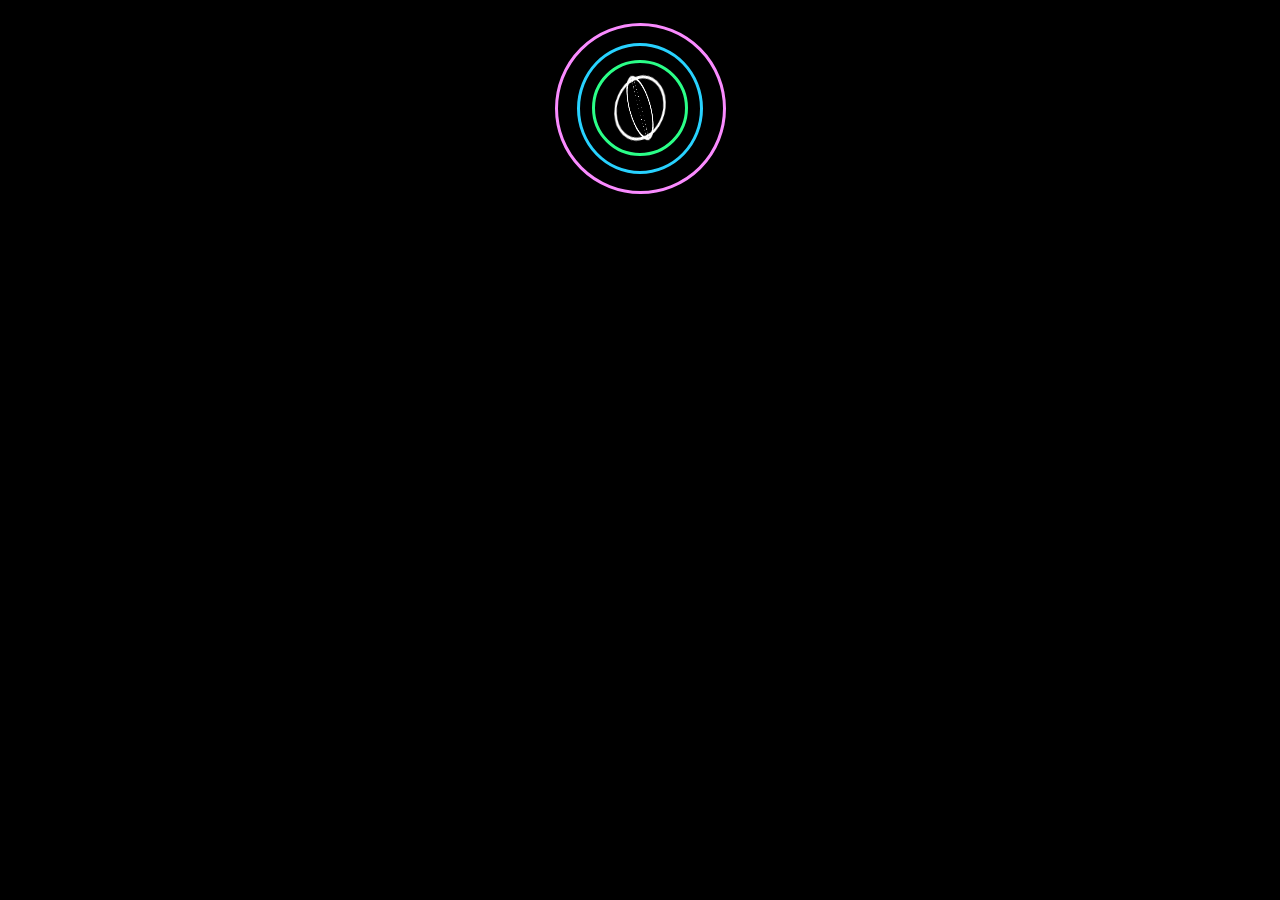
<file: index.html>
<!DOCTYPE html>
<html lang="en">
<head>
    <meta charset="UTF-8">
    <meta http-epuiv="X-UA-Compatible"
    content="IE=edge">
    <meta name="viewport" content="width=device-width, initial-scale=1.0">
    <title>Awesome css animation</title>
</head>
<style>
    body{
        background: #000;
        overflow:hidden;
    }
    .container{
        height:200px;
        display:flex;
        justify-content:center;
        align-items: center;
    }
    .leo{
        position:absolute;
        display:flex;
        justify-content:center;
        align-items:center;
        border-radius:50%;
    }
    .blue-orbit{
        width:165px;
        height:165px;
        border:3px solid #fa8bff;
        -webkit-animation:spin3D 3s linear .2s infinite;
    }
    .green-orbit{
        width:120px;
        height:125px;
        border:3px solid #28d2ff;
        -webkit-animation:spin3D 3s linear .0s infinite;
    }
    .red-orbit{
        width:90px;
        height:90px;
        border:3px solid #2bff88;
        -webkit-animation:spin3D 3s linear .0s infinite;
    }
    .white-orbit{
        width:60px;
        height:60px;
        border:3px solid #ffffff;
        -webkit-animation:spin3D 10s linear .2s infinite;
    }
    .w1{
        transform: rotate3d(1,1,1,90deg);
    }
    .w2{
        transform: rotate3d(1,2,.5,90deg);
    }
    .w3{
        transform: rotate3d(.5,1,2,90deg);
    }
    @keyframes spin3D{
        from{
            transform:rotate3d(.5,.5,.5,360deg);
        }
        to{
            transform:rotate3d(0deg);
        }
    }
    .spinner-box{
        height:200px;
        display:flex;
        justify-content:center;
        align-items:center;
    }
</style>
<body>
    <div class="container">
        <div class="blue-orbit leo"></div>
        <div class="green-orbit leo"></div>
        <div class="red-orbit leo"></div>
        <div class="white-orbit w1 leo"></div>
        <div class="white-orbit w2 leo"></div>
        <div class="white-orbit w3 leo"></div>
        
        </div>
    
</body>
</html>
</file>
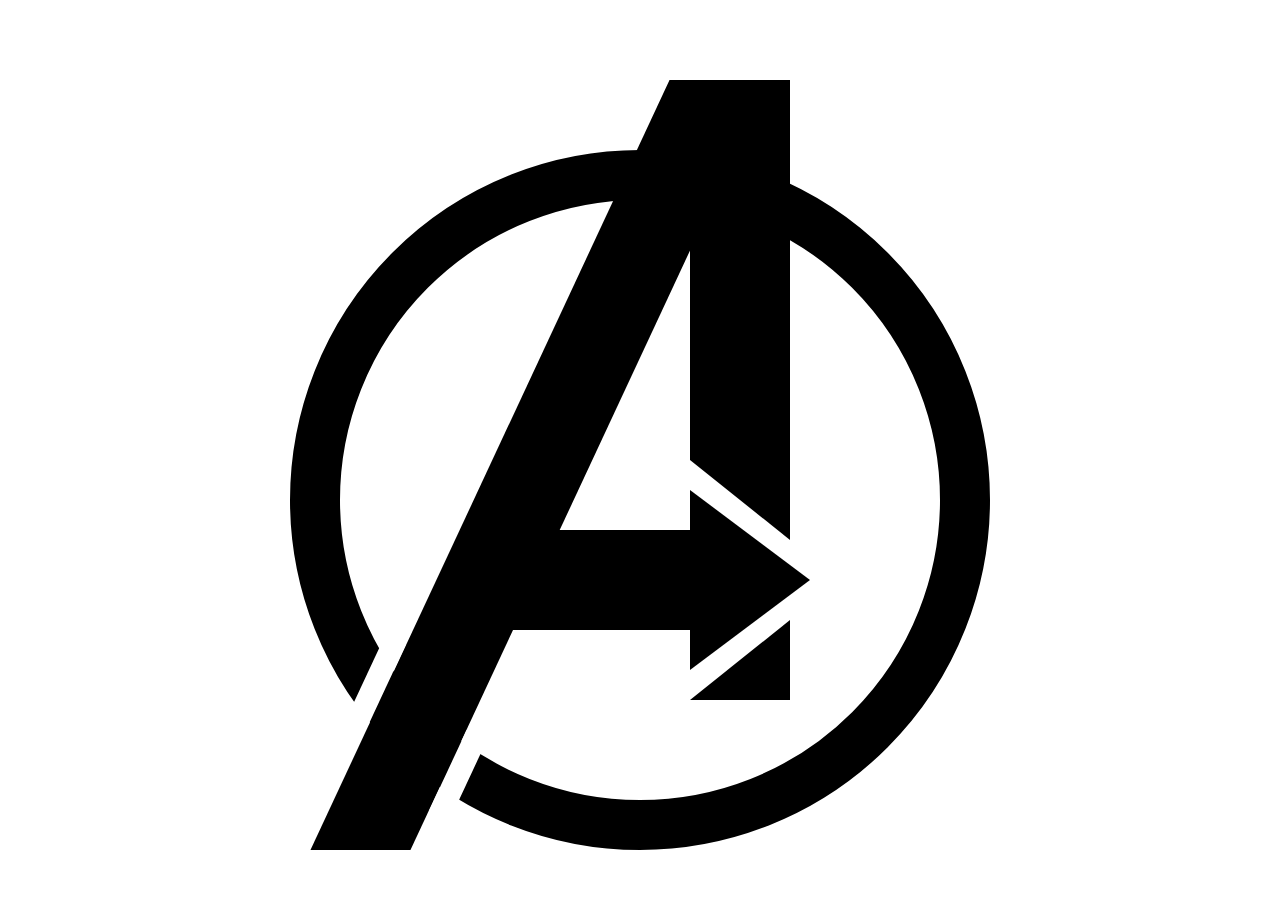
<file: index2.html>
<!DOCTYPE html>
<html lang="en">
<head>
    <meta charset="UTF-8">
    <meta name="viewport" content="width=device-width, initial-scale=1.0">
    <title>css Marvel Avenger</title>
    <link ref ="stylesheet" href="./style.css">
</head>
<style>
    body{
    background: #ffffff;
}
.container{
    width: 700px;
    height:auto;
    margin: 80px auto;
    position:relative;
}
.circle{
    width:600px;
    height:600px;
    border:solid 50px #000000;
    border-radius: 50%;
    top: 70px;
    position:absolute;
    z-index: 10;
}
.a-1{
    width: 100px;
    height: 770px;
    background: #000000;
    transform:skewX(-25deg);
    position:absolute;
    left:200px;
    z-index: 20;
}
.a-2{
    width: 100px;
    height: 380px;
    background: #000000;
    position:absolute;
    left:400px;
    z-index: 30;
}
.a-3{
    width: 190px;
    height: 100px;
    background: #000000;
    position:absolute;
    left:210px;
    top:450px;
    z-index: 40;
}
.arrow-right{
    width: 0;
    height: 0;
    border-top: 90px solid transparent;
    border-bottom: 90px solid transparent;
    border-left: 120px solid #000000;
    left:400px;
    top: 410px;
    position:absolute;
    z-index: 50;
}
.arrow-down{
    width: 0;
    height: 0;
    border-bottom: 80px solid transparent;
    border-right: 100px solid #000000;
    left:400px;
    top: 380px;
    position:absolute;
    z-index: 60;
}
.arrow-left{
    width: 0;
    height: 0;
    border-top: 80px solid transparent;
    border-right: 100px solid #000000;
    left:400px;
    top: 540px;
    position:absolute;
    z-index: 70;
}
.black-bar-1, .black-bar-2{
    width:25px;
    height: 80px;
    background: #ffffff;
    transform: skewX(-25deg);
    position:absolute;
}
.black-bar-1{
    left:158px;
    top:650px;
    z-index: 80;
}
.black-bar-2{
    left:72px;
    top:565px;
    z-index: 90;
}
</style>
<body>
    <div class="container">
        <div class="circle"></div>
        <div class="a-1"></div>
        <div class="a-2"></div>
        <div class="a-3"></div>
        <div class="arrow-right"></div>
        <div class="arrow-down"></div>
        <div class="arrow-left"></div>
        <div class="black-bar-1"></div>
        <div class="black-bar-2"></div>
    </div>
</body>
</html>
</file>
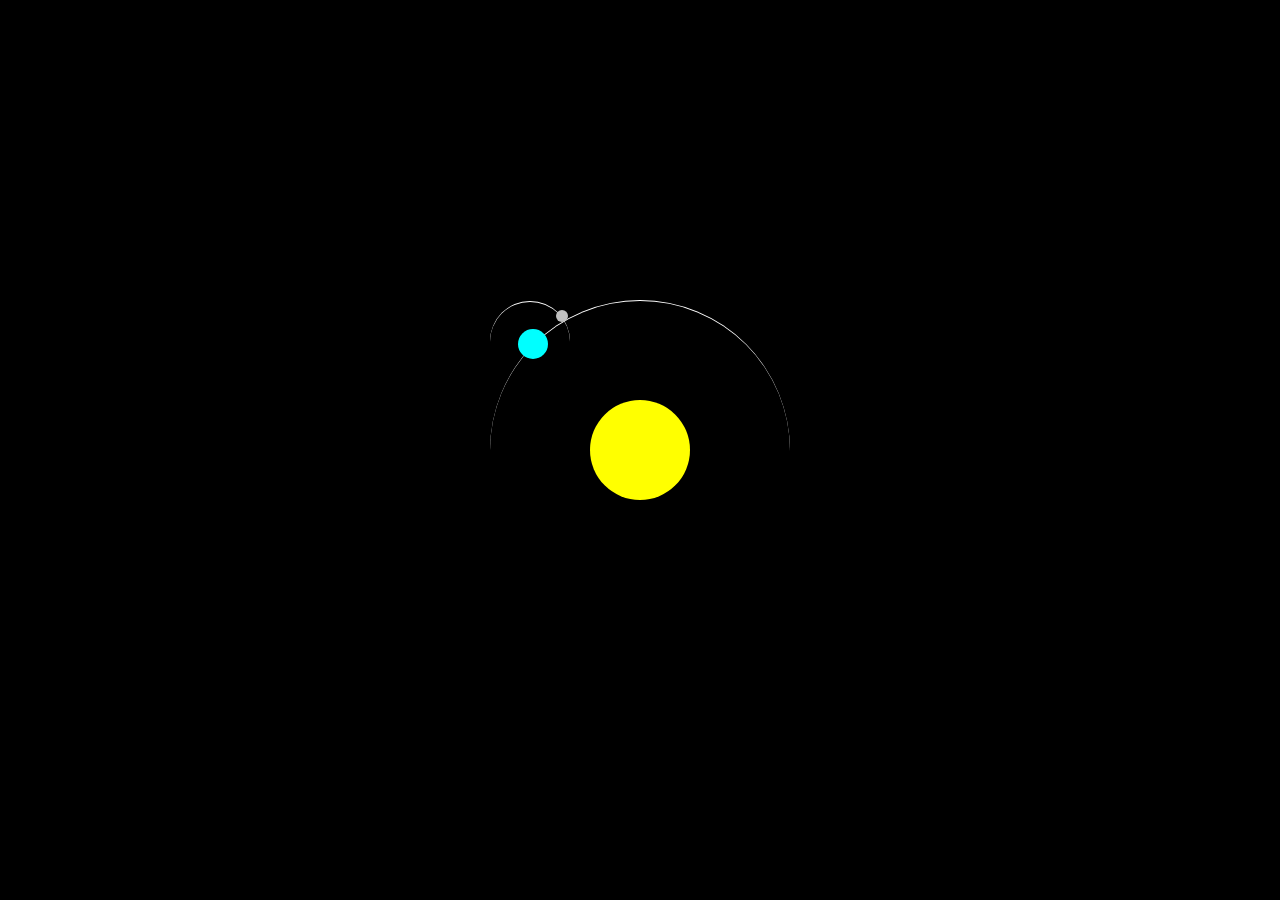
<file: index3.html>
<!DOCTYPE html>
<html lang="en">
<head>
    <meta charset="UTF-8">
    <meta name="viewport" content="width=device-width, initial-scale=1.0">
    <title>css animation</title>
</head>
<style>
    body{
        margin: 0;
        height: 100vh;
        display: flex;
        align-items: center;
        justify-content: center;
        background-color: #000;
        overflow: hidden;
    }
    .container{
        font-size: 10px;
        height: 40em;
        width:40em;
        position: relative;
    }
    .sun{
        position: absolute;
        top:15em;
        left:15em;
        width: 10em;
        height: 10em; 
        border-radius: 50%;
        background-color: yellow;
        box-shadow: 0, 0, 3em white;
    }
    .earth, .moon{
        position: absolute;
        border-style: solid;
        border-color: white transparent;
        border-width: 0.1em 0 0;
        border-radius: 50%;
    }
    .earth{
        top:5em;
        left:5em;
        width: 30em;
        height: 30em;
        animation: orbit 3s linear  infinite;
    }
    .moon{
        top:0;
        left: 0;
        width: 8em;
        height: 8em;
        animation: orbit 2.7s linear infinite;
    }
    .earth::before,
    .moon::before{
        content: '';
        position: absolute;
        border-radius: 50%;
    }
    .earth::before{
        top:2.8em;
        left:2.8em;
        width:3em;
        height: 3em;
        background-color: aqua;
    }
    .moon::before{
        top: 0.8em;
        right:0.2em;
        width:1.2em;
        height: 1.2em;
        background-color: silver;
    }
    @keyframes orbit{
        to{
            transform: rotate(360deg);
        }
    }
</style>
<body>
    <div class="container">
        <div class="sun"></div>
        <div class="earth">
        <div class="moon"></div>
        </div>
    </div>
</body>
</html>
</file>
<file: style.css>
body{
    background: #ffffff;
}
.container{
    width: 700px;
    height:auto;
    margin: 80px auto;
    position:relative;
}
.circle{
    width:600px;
    height:600px;
    border:solid 50px #000000;
    border-radius: 50%;
    top: 70px;
    position:absolute;
    z-index: 10;
}
.a-1{
    width: 100px;
    height: 770px;
    background: #000000;
    transform:skewX(-25deg);
    position:absolute;
    left:200px;
    z-index: 20;
}
.a-2{
    width: 100px;
    height: 380px;
    background: #000000;
    position:absolute;
    left:400px;
    z-index: 30;
}
.a-3{
    width: 190px;
    height: 100px;
    background: #000000;
    position:absolute;
    left:210px;
    top:450px;
    z-index: 40;
}
.arrow-right{
    width: 0;
    height: 0;
    border-top: 90px solid transparent;
    border-bottom: 90px solid transparent;
    border-left: 120px solid #000000;
    left:400px;
    top: 410px;
    position:absolute;
    z-index: 50;
}
.arrow-down{
    width: 0;
    height: 0;
    border-bottom: 80px solid transparent;
    border-right: 100px solid #000000;
    left:400px;
    top: 380px;
    position:absolute;
    z-index: 60;
}
.arrow-left{
    width: 0;
    height: 0;
    border-top: 80px solid transparent;
    border-right: 100px solid #000000;
    left:400px;
    top: 540px;
    position:absolute;
    z-index: 70;
}
.black-bar-1, .black-bar-2{
    width:25px;
    height: 80px;
    background: #ffffff;
    transform: skewX(-25deg);
    position:absolute;
}
.black-bar-1{
    left:158px;
    top:650px;
    z-index: 80;
}
.black-bar-2{
    left:72px;
    top:565px;
    z-index: 90;
}
</file>
